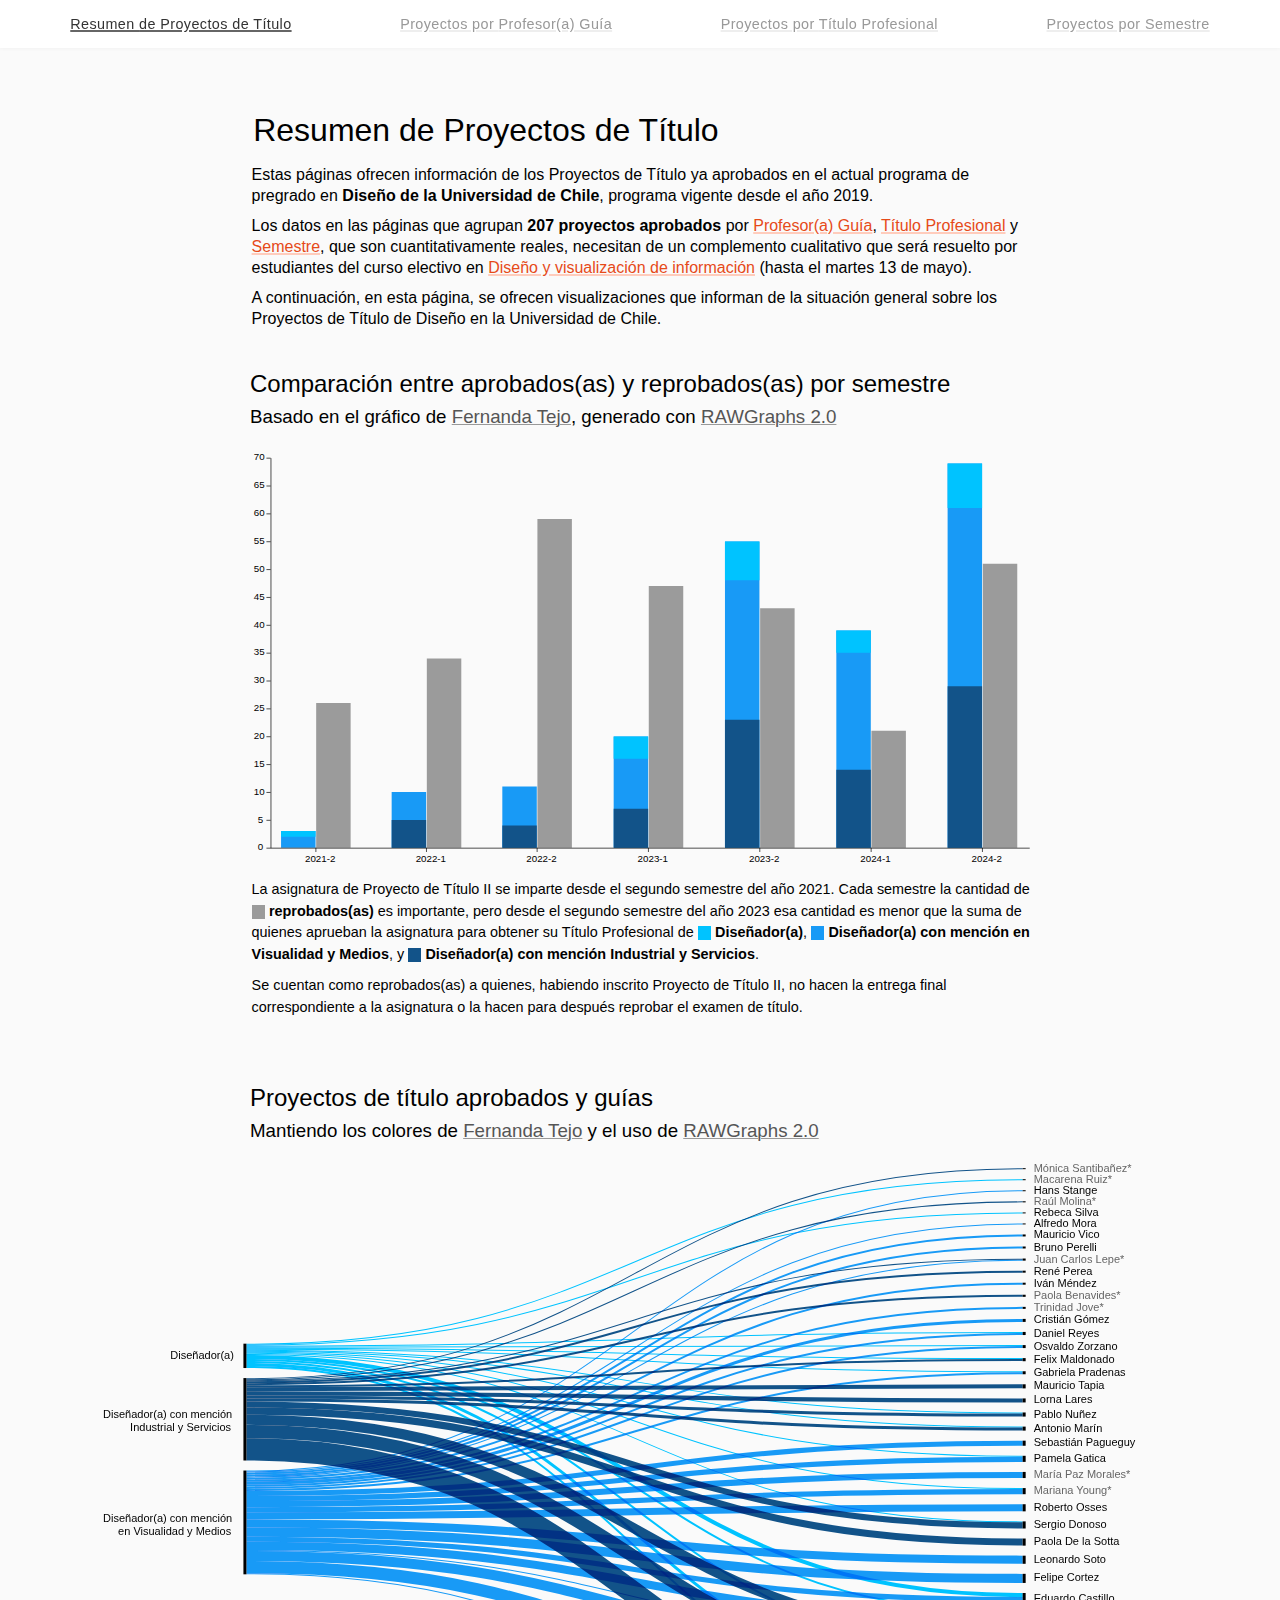
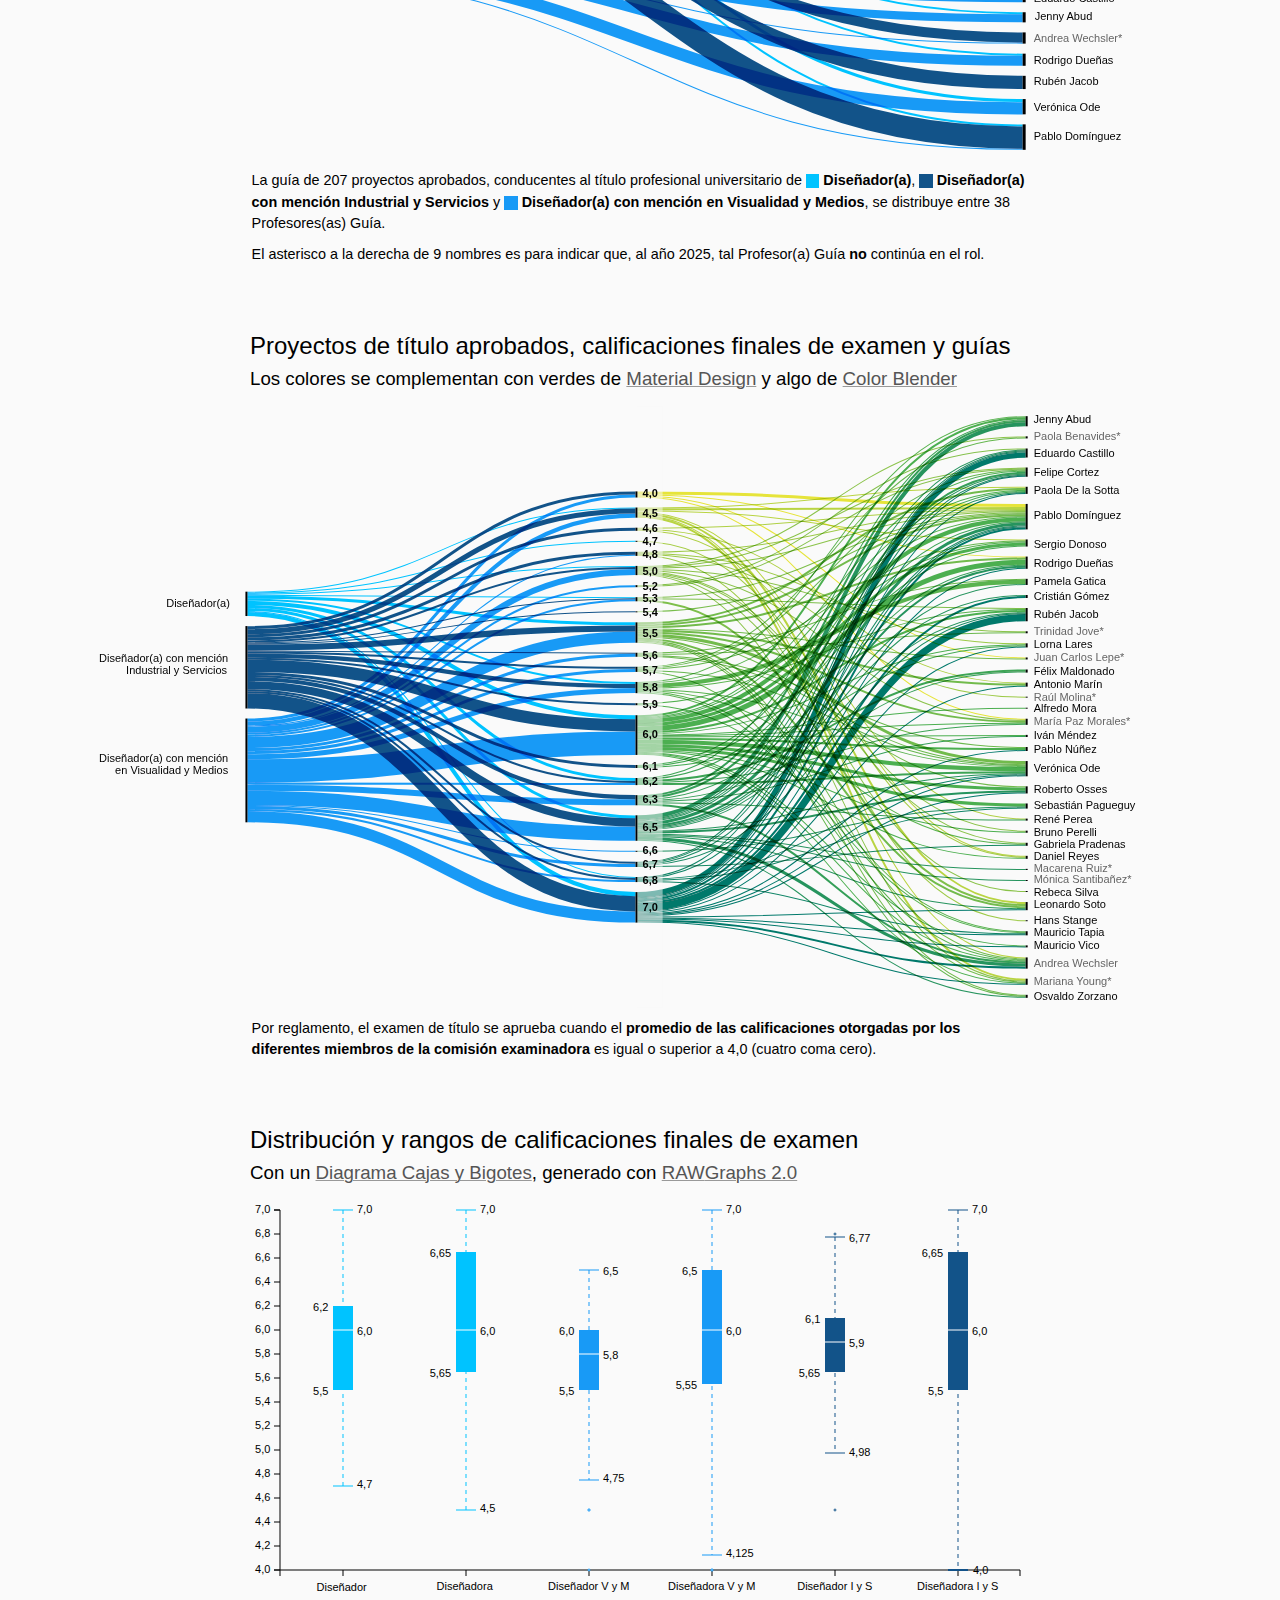
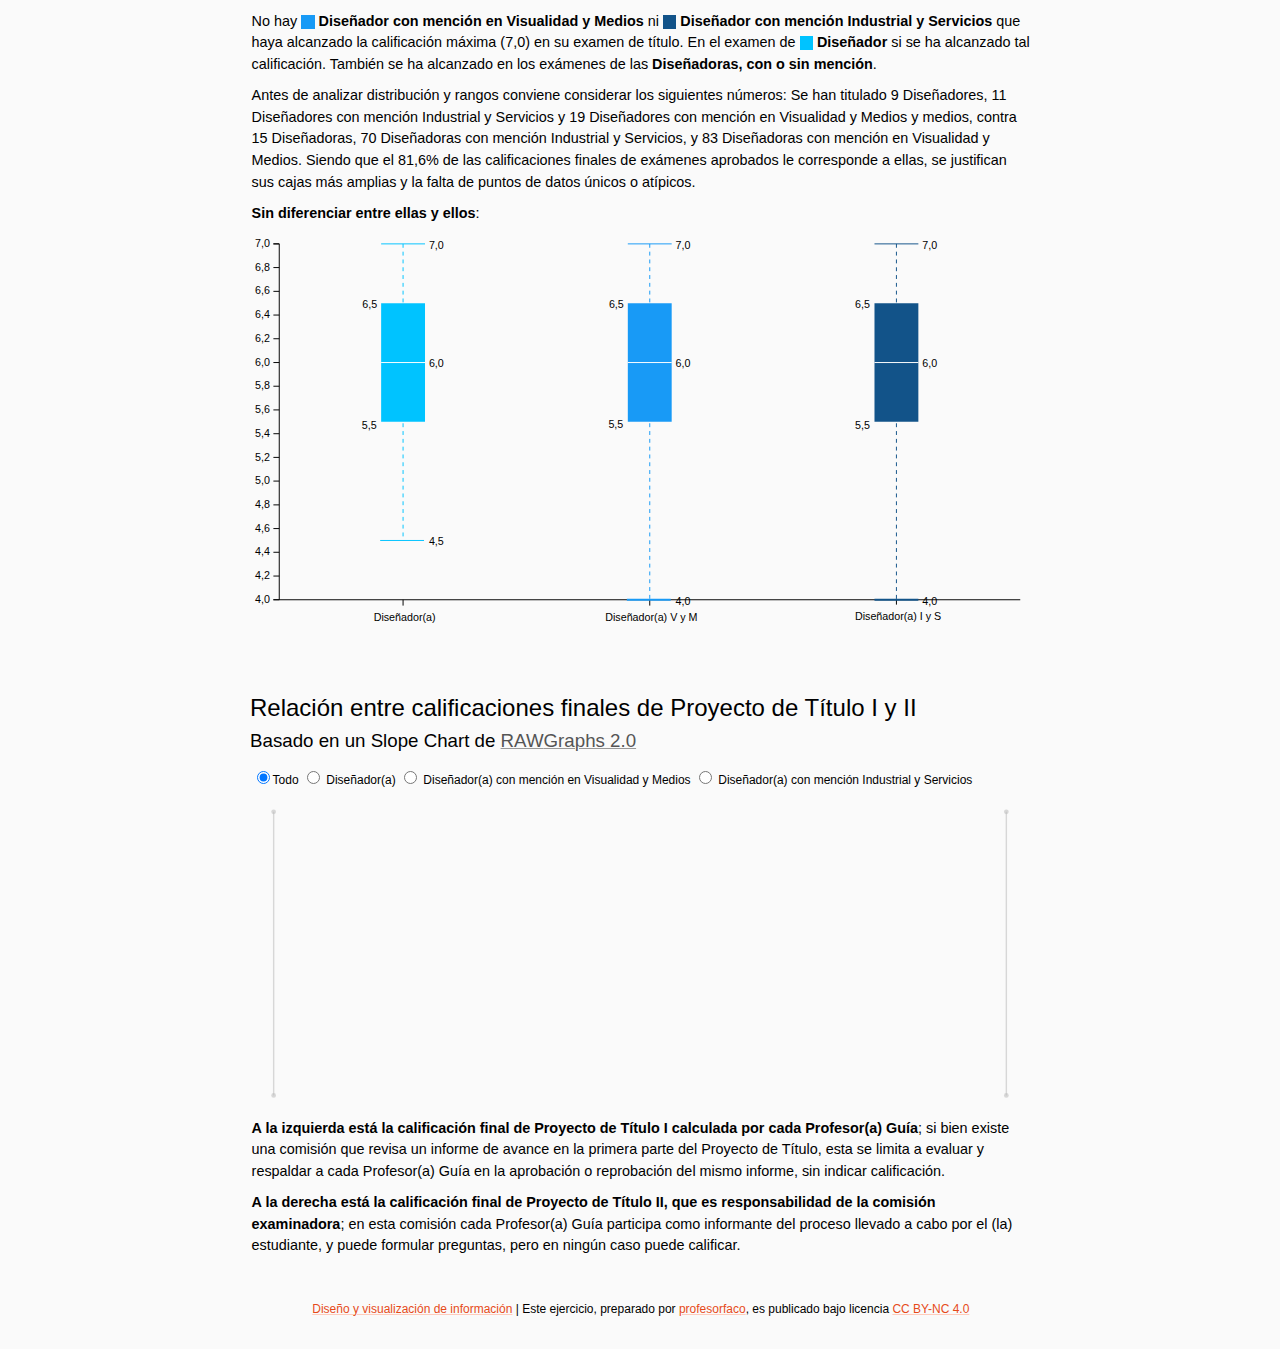
<file: index.html>
<!DOCTYPE html>
<html lang="es">
    <head>
        <meta charset="utf-8" />
        <meta name="viewport" content="width=device-width, initial-scale=1" />
        <title>Proyectos de Título</title>
        <link href="css/style.css" rel="stylesheet" />
    </head>
    <body>
        <nav>
            <a href="index.html" class="active">Resumen <span>de Proyectos de Título</span></a>
            <a href="profes.html"><span>Proyectos por </span>Profesor(a) Guía</a>
            <a href="titulos.html"><span>Proyectos por </span>Título Profesional</a>
            <a href="semestres.html"><span>Proyectos por </span>Semestre</a>
        </nav>
        <header>
            <h1>Resumen de Proyectos de Título</h1>
            <p>Estas páginas ofrecen información de los Proyectos de Título ya aprobados en el actual programa de pregrado en <em>Diseño de la Universidad de Chile</em>, programa vigente desde el año 2019.</p>
            <p>Los datos en las páginas que agrupan <em>207 proyectos aprobados</em> por <a href="profes.html">Profesor(a) Guía</a>, <a href="titulos.html">Título Profesional</a> y <a href="semestres.html">Semestre</a>, que son cuantitativamente reales, necesitan de un complemento cualitativo que será resuelto por estudiantes del curso electivo en <a href="https://github.com/profesorfaco/troncal/" target="_blank">Diseño y visualización de información</a> (hasta el martes 13 de mayo).</p>
            <p>A continuación, en esta página, se ofrecen visualizaciones que informan de la situación general sobre los Proyectos de Título de Diseño en la Universidad de Chile.</p>
        </header>
        <main>
            <article>
                <h2>Comparación entre aprobados(as) y reprobados(as) por semestre</h2>
                <h3>Basado en el gráfico de <a href="https://fer1137.github.io/Sitio_web/" target="_blank">Fernanda Tejo</a>, generado con <a href="https://app.rawgraphs.io/" target="_blank"><em>RAW</em>Graphs 2.0</a></h3>
                <object data="viz/multiset_bar_chart.svg" type="image/svg+xml"></object>
                <p>La asignatura de Proyecto de Título II se imparte desde el segundo semestre del año 2021. Cada semestre la cantidad de <em><small style="background: #9b9b9b;">&nbsp;&nbsp;&nbsp;&nbsp;</small> reprobados(as)</em> es importante, pero desde el segundo semestre del año 2023 esa cantidad es menor que la suma de quienes aprueban la asignatura para obtener su Título Profesional de <em><small style="background: #00c3ff;">&nbsp;&nbsp;&nbsp;&nbsp;</small> Diseñador(a)</em>, <em><small style="background: #189af6;">&nbsp;&nbsp;&nbsp;&nbsp;</small> Diseñador(a) con mención en Visualidad y Medios</em>, y <em><small style="background: #125389;">&nbsp;&nbsp;&nbsp;&nbsp;</small> Diseñador(a) con mención Industrial y Servicios</em>.</p>
                <p>Se cuentan como reprobados(as) a quienes, habiendo inscrito Proyecto de Título II, no hacen la entrega final correspondiente a la asignatura o la hacen para después reprobar el examen de título.</p>
            </article>
            <article>
                <h2>Proyectos de título aprobados y guías</h2>
                <h3>Mantiendo los colores de <a href="https://fer1137.github.io/Sitio_web/" target="_blank">Fernanda Tejo</a> y el uso de <a href="https://app.rawgraphs.io/" target="_blank"><em>RAW</em>Graphs 2.0</a></h3>
                <object data="viz/alluvial_diagram_1.svg" type="image/svg+xml" class="ancho"></object>
                <p>La guía de 207 proyectos aprobados, conducentes al título profesional universitario de <small style="background: #00c3ff;">&nbsp;&nbsp;&nbsp;&nbsp;</small> <em>Diseñador(a)</em>, <small style="background: #125389;">&nbsp;&nbsp;&nbsp;&nbsp;</small> <em>Diseñador(a) con mención Industrial y Servicios</em> y <small style="background: #189af6;">&nbsp;&nbsp;&nbsp;&nbsp;</small> <em>Diseñador(a) con mención en Visualidad y Medios</em>, se distribuye entre 38 Profesores(as) Guía.</p>
                <p>El asterisco a la derecha de 9 nombres es para indicar que, al año 2025, tal Profesor(a) Guía <em>no</em> continúa en el rol.</p>
            </article>
            <article>
                <h2>Proyectos de título aprobados, calificaciones finales de examen y guías</h2>
                <h3>Los colores se complementan con verdes de <a href="https://materialui.co/colors">Material Design</a> y algo de <a href="https://meyerweb.com/eric/tools/color-blend/">Color Blender</a></h3>
                <object data="viz/alluvial_diagram_2.svg" type="image/svg+xml" class="ancho"></object>
                <p>Por reglamento, el examen de título se aprueba cuando el <em>promedio de las calificaciones otorgadas por los diferentes miembros de la comisión examinadora</em> es igual o superior a 4,0 (cuatro coma cero).</p>
            </article>
            <article>
                <h2>Distribución y rangos de calificaciones finales de examen</h2>
                <h3>Con un <a href="https://datavizcatalogue.com/ES/metodos/diagrama_cajas_y_bigotes.html" target="_blank">Diagrama Cajas y Bigotes</a>, generado con <a href="https://app.rawgraphs.io/" target="_blank"><em>RAW</em>Graphs 2.0</a>
                </h3>
                <object data="viz/box_plot_1.svg" type="image/svg+xml"></object>
                <p>No hay <small style="background: #189af6;">&nbsp;&nbsp;&nbsp;&nbsp;</small> <em>Diseñador con mención en Visualidad y Medios</em> ni <small style="background: #125389;">&nbsp;&nbsp;&nbsp;&nbsp;</small> <em>Diseñador con mención Industrial y Servicios</em> que haya alcanzado la calificación máxima (7,0) en su examen de título. En el examen de <small style="background: #00c3ff;">&nbsp;&nbsp;&nbsp;&nbsp;</small> <em>Diseñador</em> si se ha alcanzado tal calificación. También se ha alcanzado en los exámenes de las <em>Diseñadoras, con o sin mención</em>.
                </p>
                <p>Antes de analizar distribución y rangos conviene considerar los siguientes números: Se han titulado 9 Diseñadores, 11 Diseñadores con mención Industrial y Servicios y 19 Diseñadores con mención en Visualidad y Medios y medios, contra 15 Diseñadoras, 70 Diseñadoras con mención Industrial y Servicios, y 83 Diseñadoras con mención en Visualidad y Medios. Siendo que el 81,6% de las calificaciones finales de exámenes aprobados le corresponde a ellas, se justifican sus cajas más amplias y la falta de puntos de datos únicos o atípicos.</p>
                <p><em>Sin diferenciar entre ellas y ellos</em>:</p>
                <object data="viz/box_plot_2.svg" type="image/svg+xml"></object>
            </article>
            <article>
                <h2>Relación entre calificaciones finales de Proyecto de Título I y II</h2>
                <h3>Basado en un Slope Chart de <a href="https://app.rawgraphs.io/" target="_blank"><em>RAW</em>Graphs 2.0</a></h3>
                <p><small>
                    <input type="radio" name="show" value="all" onchange="mostrador(this.value)" checked />Todo</span>
                    <input type="radio" name="show" value="sm" onchange="mostrador(this.value)" /> Diseñador(a) 
                    <input type="radio" name="show" value="vm" onchange="mostrador(this.value)" /> Diseñador(a) con mención en Visualidad y Medios
                    <input type="radio" name="show" value="is" onchange="mostrador(this.value)" /> Diseñador(a) con mención Industrial y Servicios
                </small></p>
                <svg xmlns="http://www.w3.org/2000/svg" viewBox="0 0 165 65" id="slope">
                    <style>
                        line{stroke-width:.3} 
                        .sm{stroke:#00c3ff} 
                        .vm{stroke:#189af6} 
                        .is{stroke:#125389}
                        .hide{display:none}
                    </style>
                    <g>
                        <circle cx="5" cy="2.5" r=".5" fill="silver"/>
                        <line x1="5" y1="2.5" x2="5" y2="62.5" stroke="silver" />
                        <circle cx="5" cy="62.5" r=".5" fill="silver"/>
                    </g>
                    <g>
                        <circle cx="160" cy="2.5" r=".5" fill="silver"/>
                        <line x1="160" y1="2.5" x2="160" y2="62.5" stroke="silver" />
                        <circle cx="160" cy="62.5" r=".5" fill="silver"/>
                    </g>
                    <!--aquí se agregarán grupos gracias a JavaScript-->
                </svg>
                <p><em>A la izquierda está la calificación final de Proyecto de Título I calculada por cada Profesor(a) Guía</em>; si bien existe una comisión que revisa un informe de avance en la primera parte del Proyecto de Título, esta se limita a evaluar y respaldar a cada Profesor(a) Guía en la aprobación o reprobación del mismo informe, sin indicar calificación.</p>
                <p><em>A la derecha está la calificación final de Proyecto de Título II, que es responsabilidad de la comisión examinadora</em>; en esta comisión cada Profesor(a) Guía participa como informante del proceso llevado a cabo por el (la) estudiante, y puede formular preguntas, pero en ningún caso puede calificar.</p>
            </article>
        </main>
        <footer>
            <p><small><a href="https://github.com/profesorfaco/troncal" target="_blank">Diseño y visualización de información</a> | Este ejercicio, preparado por <a rel="cc:attributionURL dct:creator" property="cc:attributionName" href="https://github.com/profesorfaco">profesorfaco</a>, es publicado bajo licencia <a href="https://creativecommons.org/licenses/by-nc/4.0/?ref=chooser-v1" target="_blank" rel="license noopener noreferrer">CC BY-NC 4.0</a></small></p>
        </footer>

        <script>
            const notas = document.querySelector("#slope");

            function clase(dato) {
                let esto;
                if (dato == "Diseño") {
                    esto = 'class="sm hide"';
                } else if (dato == "Diseño con mención en Visualidad y Medios") {
                    esto = 'class="vm hide"';
                } else {
                    esto = 'class="is hide"';
                }
                return esto;
            }

            function mostrador(dato) {
                if(dato == "all"){
                    document.querySelectorAll(".sm").forEach((x)=> x.classList.remove("hide"));
                    document.querySelectorAll(".vm").forEach((x)=> x.classList.remove("hide"));
                    document.querySelectorAll(".is").forEach((x)=> x.classList.remove("hide"));
                } else if(dato == "sm") {
                    document.querySelectorAll(".sm").forEach((x)=> x.classList.remove("hide"));
                    document.querySelectorAll(".vm").forEach((x)=> x.classList.add("hide"));
                    document.querySelectorAll(".is").forEach((x)=> x.classList.add("hide"));
                } else if(dato == "vm"){
                    document.querySelectorAll(".sm").forEach((x)=> x.classList.add("hide"));
                    document.querySelectorAll(".vm").forEach((x)=> x.classList.remove("hide"));
                    document.querySelectorAll(".is").forEach((x)=> x.classList.add("hide"));
                } else {
                    document.querySelectorAll(".sm").forEach((x)=> x.classList.add("hide"));
                    document.querySelectorAll(".vm").forEach((x)=> x.classList.add("hide"));
                    document.querySelectorAll(".is").forEach((x)=> x.classList.remove("hide"));
                }
              }

            async function datos() {
                const consulta = await fetch("https://raw.githubusercontent.com/profesorfaco/troncal/refs/heads/main/clase-09/titulades.json");
                const data = await consulta.json();
                data.forEach((d,i) => {
                    notas.innerHTML += `
                        <g>
                            <text x="0.5" y="${140 - d.nota_anteproyecto * 20 + 2.5}" font-size="2" dominant-baseline="middle">${d.nota_anteproyecto.toFixed(1).replace(".",",")}</text>
                            <circle cx="5" cy="${140 - d.nota_anteproyecto * 20 + 2.5}" r=".5" fill="var(--gris)"/>
                            <line x1="5" y1="${140 - d.nota_anteproyecto * 20 + 2.5}" x2="160" y2="${140 - d.nota_proyecto * 20 + 2.5}" ${clase(d.titulo_profesional_neutro)}/>
                            <circle cx="160" cy="${140 - d.nota_proyecto * 20 + 2.5}" r=".5" fill="var(--gris)"/>
                            <text x="161.25" y="${140 - d.nota_proyecto * 20 + 2.5}" font-size="2" dominant-baseline="middle">${d.nota_proyecto.toFixed(1).replace(".",",")}</text>
                        </g>`;
                });
                mostrador("all");
            }
            datos().catch((error) => console.error(error));
        </script>
    </body>
</html>
</file>
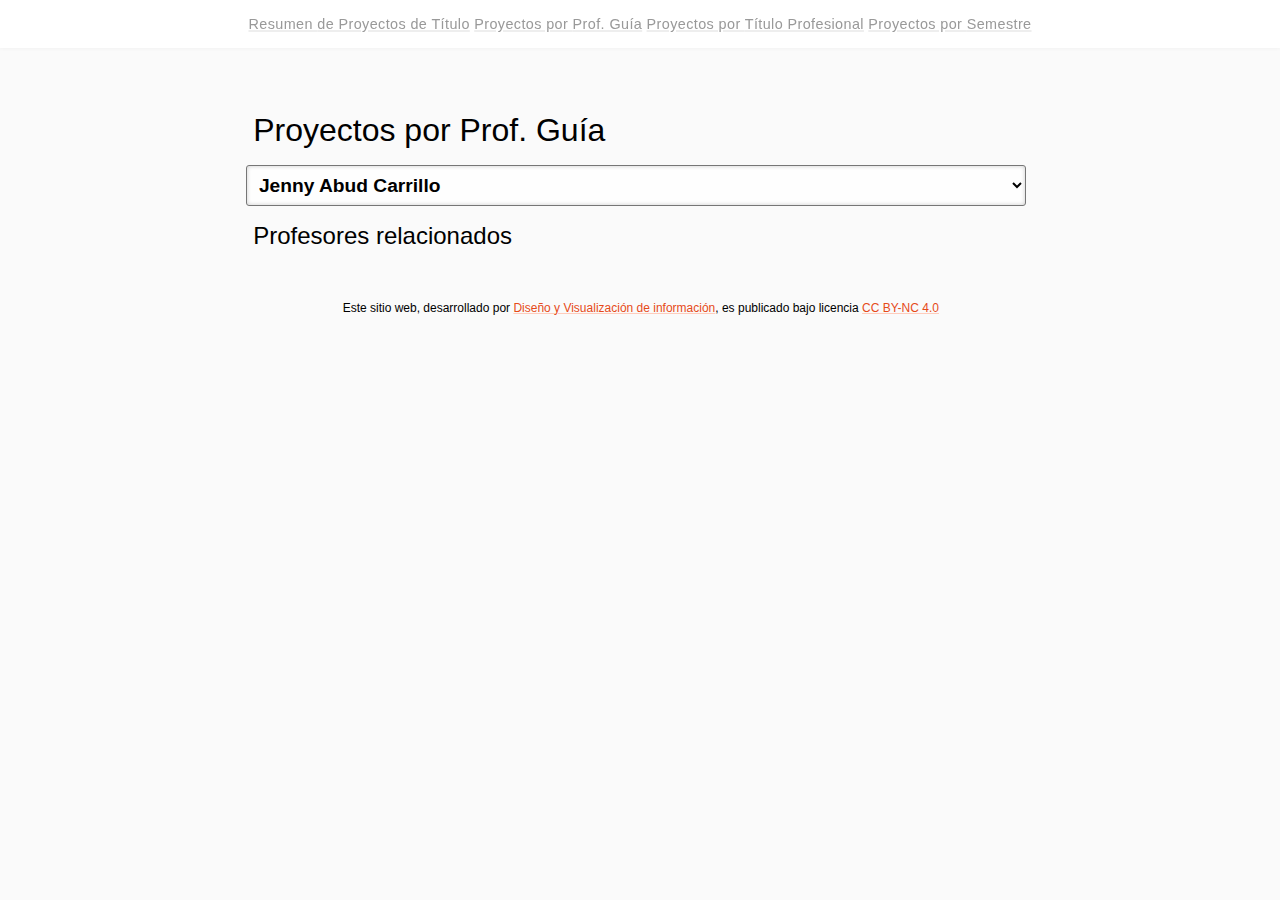
<file: profes.html>
<!DOCTYPE html>
<html lang="es">
    <head>
        <meta charset="utf-8" />
        <meta name="viewport" content="width=device-width, initial-scale=1" />
        <title>Proyectos de Título</title>
        <link href="https://cdn.jsdelivr.net/npm/bootstrap@5.3.6/dist/css/bootstrap.min.css" rel="stylesheet" integrity="sha384-4Q6Gf2aSP4eDXB8Miphtr37CMZZQ5oXLH2yaXMJ2w8e2ZtHTl7GptT4jmndRuHDT" crossorigin="anonymous" />
        <link href="css/style.css" rel="stylesheet"/>
    </head>
    <body>
        <nav class="fixed-top bg-light py-3 shadow-sm">
            <div class="d-flex justify-content-around align-items-center">
                <a href="index.html" class="link-secondary">Resumen <span class="d-none d-md-inline">de Proyectos de Título</span></a>
                <a href="profes.html" class="link-dark fw-bold"><span class="d-none d-md-inline">Proyectos por </span>Prof. Guía</a>
                <a href="titulos.html" class="link-secondary"><span class="d-none d-md-inline">Proyectos por </span>Título Profesional</a>
                <a href="semestres.html" class="link-secondary"><span class="d-none d-md-inline">Proyectos por </span>Semestre</a>
            </div>
        </nav>
        <div class="container mt-5 pt-5">
            <div class="row">
                <div class="col-11 col-md-10 col-lg-9 col-xl-8 col-xxl-7 mx-auto">
                    <header>
                        <h1 class="display-6 text-body-secondary">Proyectos por Prof. Guía</h1>
                        <select class="form-select mb-3 shadow-sm">
                            <option value="Abud Carrillo, Jenny">Jenny Abud Carrillo</option>
                            <option value="Araya Beltrán, Patricio">Patricio Araya Beltrán</option>
                            <option value="Basáez Villagrán, Christian">Christian Basáez Villagrán</option>
                            <option value="Bascuñán Correa, Patricio">Patricio Bascuñán Correa</option>
                            <option value="Becas Villegas, Macarena">Macarena Becas Villegas</option>
                            <option value="Bustamante Salazar, Jacob">Jacob Bustamante Salazar</option>
                            <option value="Cattan Lavín, Magdalena">Magdalena Cattan Lavín</option>
                            <option value="Castillo Espinoza, Eduardo">Eduardo Castillo Espinoza</option>
                            <option value="Cortez Orellana, Felipe">Felipe Cortez Orellana</option>
                            <option value="de la Sotta Lazzerini, Paola">Paola de la Sotta Lazzerini</option>
                            <option value="Domínguez González, Pablo">Pablo Domínguez González</option>
                            <option value="Donoso Cisternas, Sergio">Sergio Donoso Cisternas</option>
                            <option value="Dueñas Santander, Rodrigo">Rodrigo Dueñas Santander</option>
                            <option value="Ferrera Leiva, Daniel">Daniel Ferrera Leiva</option>
                            <option value="Gatica Ramírez, Pamela">Pamela Gatica Ramírez</option>
                            <option value="Gómez Moya, Cristián">Cristián Gómez Moya</option>
                            <option value="Jacob Dazarola, Rubén">Rubén Jacob Dazarola</option>
                            <option value="Lares López, Lorna">Lorna Lares López</option>
                            <option value="Maldonado de la Fuente, Félix">Félix Maldonado de la Fuente</option>
                            <option value="Marín Pacheco, José Antonio">Antonio Marín Pacheco</option>
                            <option value="Méndez Olivares, Iván">Iván Méndez Olivares</option>
                            <option value="Menteguiaga Schmidt, Clarisa">Clarisa Menteguiaga Schmidt</option>
                            <option value="Meza Navarro, Andrea">Andrea Meza Navarro</option>
                            <option value="Núñez Gutiérrez, Pablo">Pablo Nuñez Gutiérrez</option>
                            <option value="Ode Saleh, Verónica">Verónica Ode Saleh</option>
                            <option value="Osorio Muñoz, Astrid">Astrid Osorio Muñoz</option>
                            <option value="Osses Flores, Roberto">Roberto Osses Flores</option>
                            <option value="Pagueguy Fenner, Sebastián">Sebastián Pagueguy Fenner</option>
                            <option value="Perea Morales, René">René Perea Morales</option>
                            <option value="Perelli Soto, Bruno">Bruno Perelli Soto</option>
                            <option value="Pradenas Guentherodt, Gabriela">Gabriela Pradenas Guentherodt</option>
                            <option value="Reyes León, Daniel">Daniel Reyes León</option>
                            <option value="Silva Roquefort, Rebeca">Rebeca Silva Roquefort</option>
                            <option value="Soffia Vega, Alejandro">Alejandro Soffia Vega</option>
                            <option value="Soto Calquín, Leonardo">Leonardo Soto Calquín</option>
                            <option value="Stange Marcus, Hans">Hans Stange Marcus</option>
                            <option value="Tapia Reyes, Mauricio">Mauricio Tapia Reyes</option>
                            <option value="Vera Manríquez, Rodrigo">Rodrigo Vera Manríquez</option>
                            <option value="Vico Sánchez, Mauricio">Mauricio Vico Sánchez</option>
                            <option value="Vielma Laguna, Mitzi">Mitzi Vielma Laguna</option>
                            <option value="Zorzano Betancourt, Osvaldo">Osvaldo Zorzano Betancourt</option>
                        </select>
                    </header>
                    <main>
                        <section id="identidad" class="border-bottom pb-3 mb-3"></section>
                        <section class="border-bottom border-3 pb-3 mb-3">
                            <div class="row" id="detalles"></div>
                        </section>
                        <section id="asignaturas"></section>
                        <section id="dialogo"></section>
                        <section id="resultados"></section>
                        <section>
                            <h2 class="fs-4 mt-5 py-3 border-top border-3">Profesores relacionados</h2>
                            <div class="row" id="afines"></div>
                        </section>
                    </main>
                    <footer class="border-top my-5 pt-2">
                        <p class="text-center text-body-tertiary">
                            <small>
                                Este sitio web, desarrollado por <a rel="cc:attributionURL dct:creator" property="cc:attributionName" href="https://www.u-cursos.cl/fau/2025/1/AUD5V027/1/integrantes/" class="link-dark link-opacity-50 link-opacity-75-hover">Diseño y Visualización de información</a>, es publicado bajo licencia <a href="https://creativecommons.org/licenses/by-nc/4.0/?ref=chooser-v1" target="_blank" rel="license noopener noreferrer" class="link-dark link-opacity-50 link-opacity-75-hover">CC BY-NC 4.0</a>
                            </small>
                        </p>
                    </footer>
                </div>
            </div>
        </div>
        <script src="js/profes.js"></script>
    </body>
</html>
</file>
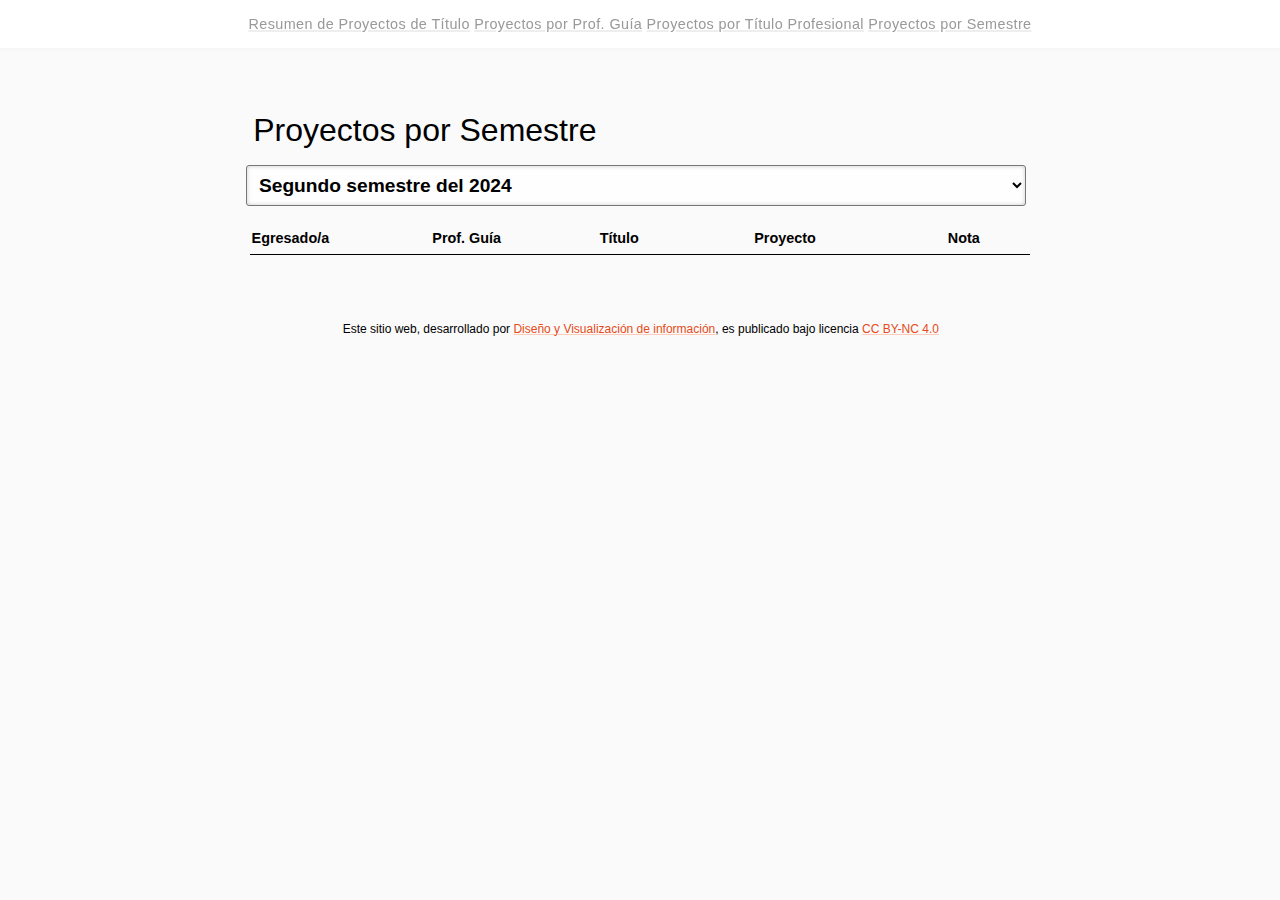
<file: semestres.html>
<!DOCTYPE html>
<html lang="es">
    <head>
        <meta charset="utf-8" />
        <meta name="viewport" content="width=device-width, initial-scale=1" />
        <title>Proyectos de Título</title>
        <link href="https://cdn.jsdelivr.net/npm/bootstrap@5.3.6/dist/css/bootstrap.min.css" rel="stylesheet" integrity="sha384-4Q6Gf2aSP4eDXB8Miphtr37CMZZQ5oXLH2yaXMJ2w8e2ZtHTl7GptT4jmndRuHDT" crossorigin="anonymous">
        <link href="css/style.css" rel="stylesheet"/>
    </head>
    <body>
        <nav class="fixed-top bg-light py-3 shadow-sm">
            <div class="d-flex justify-content-around align-items-center">
               <a href="index.html" class="link-secondary">Resumen <span class="d-none d-md-inline">de Proyectos de Título</span></a>
                <a href="profes.html" class="link-secondary"><span class="d-none d-md-inline">Proyectos por </span>Prof. Guía</a>
                <a href="titulos.html" class="link-secondary"><span class="d-none d-md-inline">Proyectos por </span>Título Profesional</a>
                <a href="semestres.html" class="link-dark fw-bold"><span class="d-none d-md-inline">Proyectos por </span>Semestre</a>
            </div>
        </nav>
        <div class="container mt-5 pt-5">
            <div class="row">
                <div class="col-11 col-md-10 col-lg-9 col-xl-8 col-xxl-7 mx-auto">

        <header>
            <h1 class="display-6 text-body-secondary">Proyectos por Semestre</h1>
            <select class="form-select mb-3 shadow-sm">
                <option value="2024-2">Segundo semestre del 2024</option>
                <option value="2024-1">Primer semestre del 2024</option>
                <option value="2023-2">Segundo semestre del 2023</option>
                <option value="2023-1">Primer semestre del 2023</option>
                <option value="2022-2">Segundo semestre del 2022</option>
                <option value="2022-1">Primer semestre del 2022</option>
                <option value="2021-2">Segundo semestre del 2021</option>
            </select>
        </header>
        <main>
            <p class="lead px-1"></p>
            <div class="table-responsive">
            <table class="table border-top border-2 small">
                    <thead>
                        <th>Egresado/a</th>
                        <th class="d-none d-md-table-cell">Prof. Guía</th>
                        <th>Título</th>
                        <th>Proyecto</th>
                        <th>Nota</th>
                    </thead>
                    <tbody id="mencion"></tbody>
                </table>
            </div>
            <div id="palabreo" class="px-1"></div>

        </main>
                    <footer class="border-top my-5 pt-2">
                        <p class="text-center text-body-tertiary">
                            <small>
                                Este sitio web, desarrollado por <a rel="cc:attributionURL dct:creator" property="cc:attributionName" href="https://www.u-cursos.cl/fau/2025/1/AUD5V027/1/integrantes/" class="link-dark link-opacity-50 link-opacity-75-hover">Diseño y Visualización de información</a>, es publicado bajo licencia <a href="https://creativecommons.org/licenses/by-nc/4.0/?ref=chooser-v1" target="_blank" rel="license noopener noreferrer" class="link-dark link-opacity-50 link-opacity-75-hover">CC BY-NC 4.0</a>
                            </small>
                        </p>
                    </footer>
                </div>
            </div>
        </div>
        <script src="js/semestres.js"></script>
    </body>
</html>
</file>
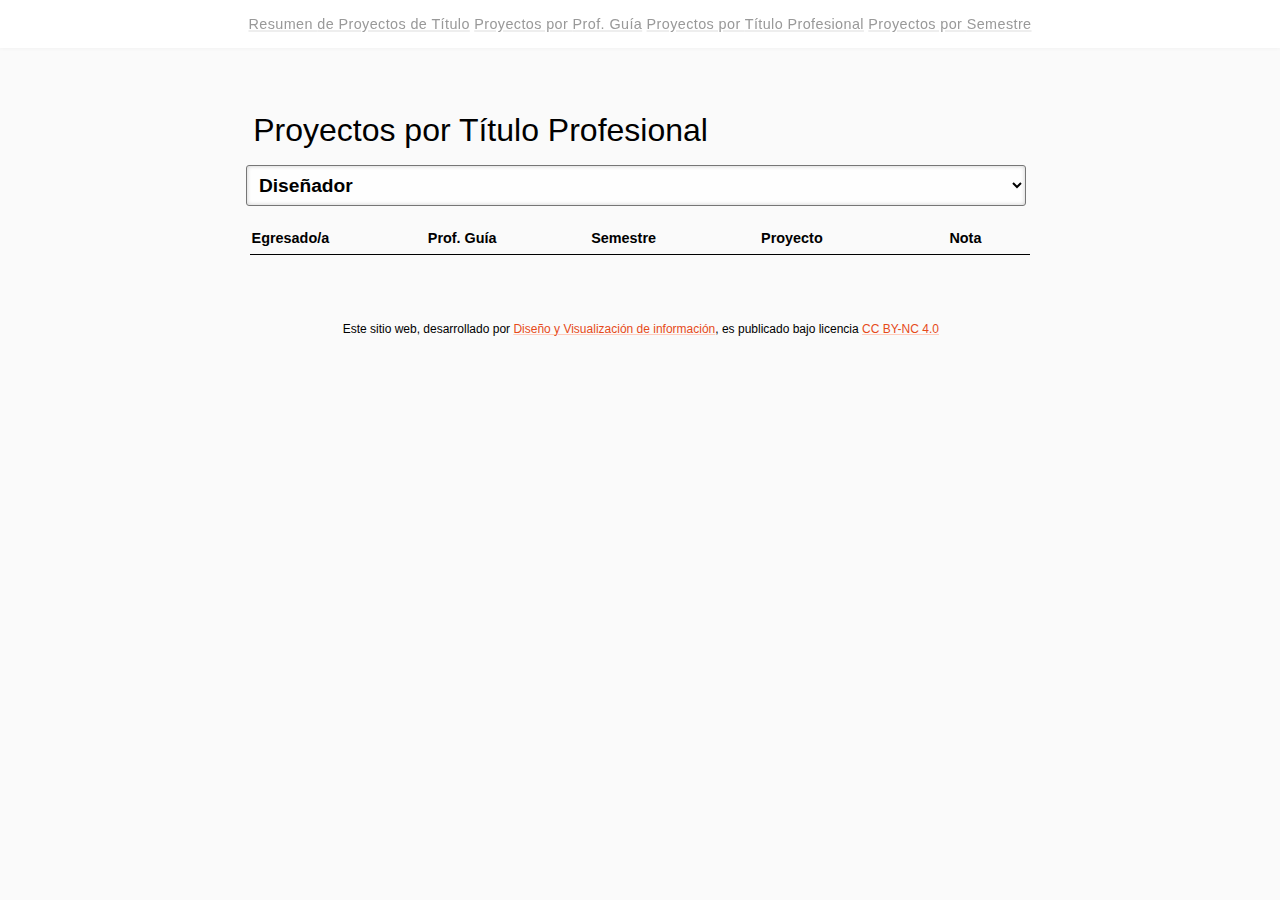
<file: titulos.html>
<!DOCTYPE html>
<html lang="es">
    <head>
        <meta charset="utf-8" />
        <meta name="viewport" content="width=device-width, initial-scale=1" />
        <title>Proyectos de Título</title>
        <link href="https://cdn.jsdelivr.net/npm/bootstrap@5.3.6/dist/css/bootstrap.min.css" rel="stylesheet" integrity="sha384-4Q6Gf2aSP4eDXB8Miphtr37CMZZQ5oXLH2yaXMJ2w8e2ZtHTl7GptT4jmndRuHDT" crossorigin="anonymous">
        <link href="css/style.css" rel="stylesheet"/>
    </head>
    <body>
        <nav class="fixed-top bg-light py-3 shadow-sm">
            <div class="d-flex justify-content-around align-items-center">
               <a href="index.html" class="link-secondary">Resumen <span class="d-none d-md-inline">de Proyectos de Título</span></a>
                <a href="profes.html" class="link-secondary"><span class="d-none d-md-inline">Proyectos por </span>Prof. Guía</a>
                <a href="titulos.html" class="link-dark fw-bold"><span class="d-none d-md-inline">Proyectos por </span>Título Profesional</a>
                <a href="semestres.html" class="link-secondary"><span class="d-none d-md-inline">Proyectos por </span>Semestre</a>
            </div>
        </nav> 
        <div class="container mt-5 pt-5">
            <div class="row">
                <div class="col-11 col-md-10 col-lg-9 col-xl-8 col-xxl-7 mx-auto">             
        <header>
            <h1 class="display-6 text-body-secondary">Proyectos por Título Profesional</h1>
            <select class="form-select mb-3 shadow-sm">
                <option>Diseñador</option>
                <option>Diseñador con mención en Visualidad y Medios</option>
                <option>Diseñador con mención Industrial y Servicios</option>
                <option>Diseñadora</option>
                <option>Diseñadora con mención en Visualidad y Medios</option>
                <option>Diseñadora con mención Industrial y Servicios</option>
            </select>
        </header>
        <main>
            <p class="lead px-1"></p>
            <div class="table-responsive">
            <table class="table border-top border-2 small">
                <thead>
                    <th>Egresado/a</th>
                    <th>Prof. Guía</th>
                    <th class="d-none d-md-table-cell">Semestre</th>
                    <th>Proyecto</th>
                    <th>Nota</th>
                </thead>
                <tbody id="mencion"></tbody>
            </table>
            </div>

            <div id="palabreo" class="px-1"></div>

        </main>
                    <footer class="border-top my-5 pt-2">
                        <p class="text-center text-body-tertiary">
                            <small>
                                Este sitio web, desarrollado por <a rel="cc:attributionURL dct:creator" property="cc:attributionName" href="https://www.u-cursos.cl/fau/2025/1/AUD5V027/1/integrantes/" class="link-dark link-opacity-50 link-opacity-75-hover">Diseño y Visualización de información</a>, es publicado bajo licencia <a href="https://creativecommons.org/licenses/by-nc/4.0/?ref=chooser-v1" target="_blank" rel="license noopener noreferrer" class="link-dark link-opacity-50 link-opacity-75-hover">CC BY-NC 4.0</a>
                            </small>
                        </p>
                    </footer>
                </div>
            </div>
        </div>
        <script src="js/titulos.js"></script>
    </body>
</html>
</file>
<file: css/style.css>
:root {
    --acentoAlto: #FFCCBC;
    --acento: #FF5722;
    --acentoBajo: #E64A19;
    --gris: #546E7A;
}
body {
    font-family: Helvetica, Arial, sans-serif;
    text-align: center;
    margin: 0;
    padding: 0;
    background:#fafafa;
}
a {
    color: var(--acentoBajo);
    text-decoration: underline solid var(--acentoAlto) 10%;
    transition: all ease .25s;

}
a:hover {
    color: var(--acento);
    text-decoration: underline solid var(--acento) 10%;
    transition: all ease .25s;
}

em {
    font-style: normal;
    font-weight: bold;
}

p{
    margin:0.4rem 0 0.6rem 0.1rem;
    line-height: 1.3;

}

nav{
    top:0;
    margin:0;
    width:calc(100% - 2rem);
    padding:1rem;
    position:fixed;
    box-shadow: 0 0 4px #eee;
    background:#fff;
    z-index:999;
    font-size:90%;
    letter-spacing: 0.025rem;
    display: flex;
    justify-content: space-around;

}

nav a{
    color:#999;
      text-decoration: underline solid #eee 15%;

}

nav a:hover{
      color:#666;
      text-decoration: underline solid #999 15%;
}

nav a.active{
    color:#333;
    text-decoration: underline solid #666 15%;
}

@media (max-width:1200px){
    nav a span{
        display:none;
    }
}


header,
main,
footer {
    width: min(90%, 780px);
    margin: 1rem auto;
    text-align: left;
}

header{
    padding-top:2rem;
}

main{
    padding-bottom:1rem;
}

@keyframes tintinea{
    0%{border: 1px solid var(--acentoAlto);}
    100%{border: 1px solid var(--acentoBajo);}
}

select {
    width: 100%;
    padding: 1%;
    margin-left:-0.5%;
    font-size: 120%;
    background: #fafafa;
    border-radius: 3px;
    font-weight: bold;
    animation: tintinea .9s infinite alternate; 
    box-shadow:inset 0 0 4px #ccc;
    background:#fefefe;
}


h1,h2,h3{
    font-weight: lighter;
}

h1 em,h2 em, h3 em{
    font-weight: normal;
}

h1{
    margin:4rem 0.2rem 1rem 0.2rem;
    font-size:;
}

h2{
    margin:1rem 0.2rem 1rem 0.2rem;
}


h3{
    margin:0rem 0.2rem 1rem 0rem;
}

h3 a{
    color:#555;
    text-decoration: underline solid #999 8%;
}

h3 a:hover{
    color:var(--acento);
    text-decoration: underline solid var(--acentoAlto) 8%;
}

table {
    border-collapse: collapse;
    font-size: 90%;
    margin-bottom:2rem;
    min-width: 100%;
}
th,
td {
    min-width: 3.5rem;
    border-bottom: 1px solid black;
    padding: 0.5rem 0.1rem;
}
th:nth-child(5),
td:nth-child(5) {
    text-align: center;
}

th:nth-child(3),
td:nth-child(3){
    padding: 0.5rem;    
}
td:nth-child(4) {
    max-width: 25vw;
    overflow: hidden;
    white-space: nowrap;
    text-overflow: ellipsis;
    color:gray;
}
td:nth-child(5) {
    min-width: auto;
}

div#palabreo p:nth-child(2){
    line-height: 1.1;
    font-size:90%;
}

div#palabreo p:nth-child(2) span{
    display:inline-block;
    border:1px solid black;
    margin-right:0.75rem;
    margin-bottom: 0.75rem;
    padding:0.1rem 0.3rem;
}

footer{
    margin-bottom: 2rem;
}

footer p{
    text-align: center;
    font-size: 90%;
}

article{
    padding:1rem 0 2rem 0;
}

article > h2{
    margin:.5rem 0;
}

article > object{
    width:100%;
}

@media (min-width:1024px){
    article > object.ancho{
        width:135%;
        margin:0 -15% 0 -20%;
    }
}

article > p{
    font-size:90%;
    line-height: 1.5;
}

article:last-child{
    padding-bottom:0;
}


span#profe{
    text-decoration: underline;
}

svg#slope circle{
    opacity: 0.6;
}

svg#slope line{
    opacity: 0.6;    
}

svg#slope text{
    opacity: 0.6;    
}

div.doble{
    font-size: 90%;
}

div.doble > hr {
    clear:both;
    border:none;

}

div.uno{
    width:48%;
    float:left;
}

div.otro{
    width:48%;
    float:right;
}

@media (orientation:portrait){
    div.uno, div.otro{
        width:100%;
    }
}
</file>
